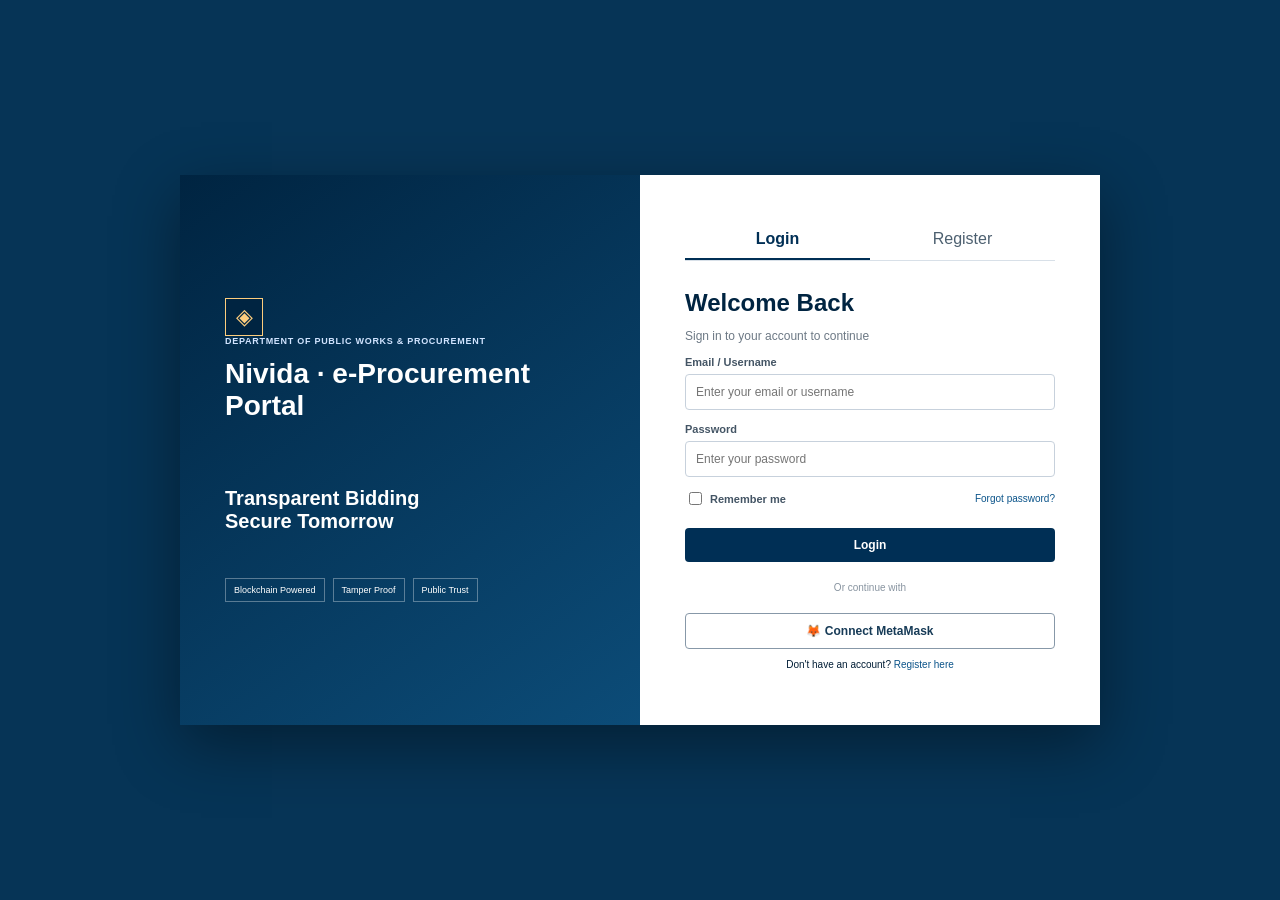
<file: nivida-frontend-ready/nivida-frontend/index.html>
<!DOCTYPE html>
<html lang="en">
<head>
<meta charset="UTF-8">
<meta name="viewport" content="width=device-width, initial-scale=1.0">
<title>Nivida | Login</title>
<link rel="stylesheet" href="css/style.css">
</head>
<body class="login-page">
<div class="login-shell">
  <section class="login-brand">
    <div class="brand-mark">◈</div>
    <div class="eyebrow">DEPARTMENT OF PUBLIC WORKS & PROCUREMENT</div>
    <h1>Nivida · e-Procurement Portal</h1>
    <p>Transparent Bidding<br>Secure Tomorrow</p>
    <div class="trust-row"><span>Blockchain Powered</span><span>Tamper Proof</span><span>Public Trust</span></div>
  </section>
  <section class="login-card">
    <div class="tabs"><button class="active">Login</button><button>Register</button></div>
    <h2>Welcome Back</h2><p class="muted">Sign in to your account to continue</p>
    <form id="loginForm">
      <label>Email / Username</label><input id="loginUser" required placeholder="Enter your email or username">
      <label>Password</label><input type="password" id="loginPassword" required placeholder="Enter your password">
      <div class="remember"><label><input type="checkbox"> Remember me</label><a href="#">Forgot password?</a></div>
      <button class="primary-btn" type="submit">Login</button>
    </form>
    <div class="or">Or continue with</div>
    <button class="outline-btn" onclick="connectWallet()">🦊 Connect MetaMask</button>
    <p class="small center">Don't have an account? <a href="#">Register here</a></p>
  </section>
</div>
<script src="js/config.js"></script>
<script src="js/api.js"></script>
<script src="js/blockchain.js"></script>
<script>
document.getElementById("loginForm").addEventListener("submit", async e => {
  e.preventDefault();
  const user = document.getElementById("loginUser").value;
  localStorage.setItem("nividaUser", user);
  window.location.href = "dashboard.html";
});
</script>
</body>
</html>
</file>
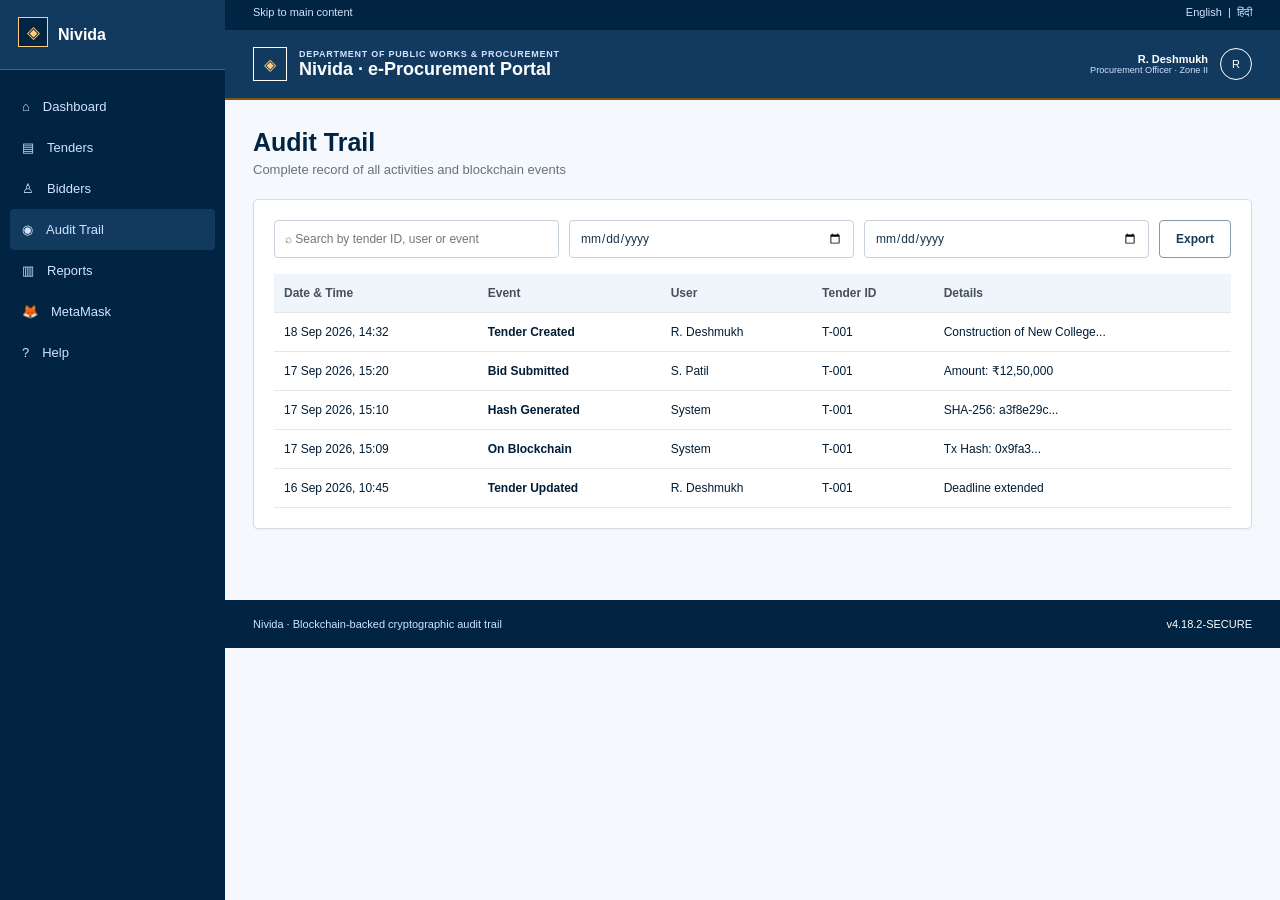
<file: nivida-frontend-ready/nivida-frontend/audit.html>
<!DOCTYPE html>
<html lang="en"><head><meta charset="UTF-8"><meta name="viewport" content="width=device-width,initial-scale=1.0">
<title>Nivida | Audit Trail</title><link rel="stylesheet" href="css/style.css"></head>
<body><div class="app"><aside class="sidebar">
  <div class="side-brand"><div class="brand-mark small-mark">◈</div><strong>Nivida</strong></div>
  <nav>
    <a href="dashboard.html" data-page="dashboard">⌂ <span>Dashboard</span></a>
    <a href="tenders.html" data-page="tenders">▤ <span>Tenders</span></a>
    <a href="my-bids.html" data-page="bids">♙ <span>Bidders</span></a>
    <a href="audit.html" data-page="audit">◉ <span>Audit Trail</span></a>
    <a href="reports.html" data-page="reports">▥ <span>Reports</span></a>
    <a href="#" onclick="connectWallet();return false;">🦊 <span>MetaMask</span></a>
    <a href="#" onclick="showHelp();return false;">? <span>Help</span></a>
  </nav>
</aside><div class="main"><div class="accessbar">Skip to main content <span>English &nbsp;|&nbsp; हिंदी</span></div><header class="topbar">
  <div class="topbar-left"><div class="shield">◈</div><div><div class="eyebrow">DEPARTMENT OF PUBLIC WORKS & PROCUREMENT</div><div class="portal-title">Nivida · e-Procurement Portal</div></div></div>
  <div class="user-box"><div><strong>R. Deshmukh</strong><small>Procurement Officer · Zone II</small></div><div class="avatar">R</div></div>
</header>
<main class="content"><div class="page-heading"><div><h1>Audit Trail</h1><p>Complete record of all activities and blockchain events</p></div></div>
<section class="card"><div class="toolbar"><input placeholder="⌕ Search by tender ID, user or event"><input type="date"><input type="date"><button class="outline-btn">Export</button></div>
<table><thead><tr><th>Date & Time</th><th>Event</th><th>User</th><th>Tender ID</th><th>Details</th></tr></thead><tbody>
<tr><td>18 Sep 2026, 14:32</td><td><b>Tender Created</b></td><td>R. Deshmukh</td><td>T-001</td><td>Construction of New College...</td></tr>
<tr><td>17 Sep 2026, 15:20</td><td><b>Bid Submitted</b></td><td>S. Patil</td><td>T-001</td><td>Amount: ₹12,50,000</td></tr>
<tr><td>17 Sep 2026, 15:10</td><td><b>Hash Generated</b></td><td>System</td><td>T-001</td><td>SHA-256: a3f8e29c...</td></tr>
<tr><td>17 Sep 2026, 15:09</td><td><b>On Blockchain</b></td><td>System</td><td>T-001</td><td>Tx Hash: 0x9fa3...</td></tr>
<tr><td>16 Sep 2026, 10:45</td><td><b>Tender Updated</b></td><td>R. Deshmukh</td><td>T-001</td><td>Deadline extended</td></tr>
</tbody></table></section>
</main>
<footer>Nivida · Blockchain-backed cryptographic audit trail <span>v4.18.2-SECURE</span></footer></div></div>
<script src="js/config.js"></script><script src="js/api.js"></script><script src="js/blockchain.js"></script><script src="js/app.js"></script></body></html>
</file>
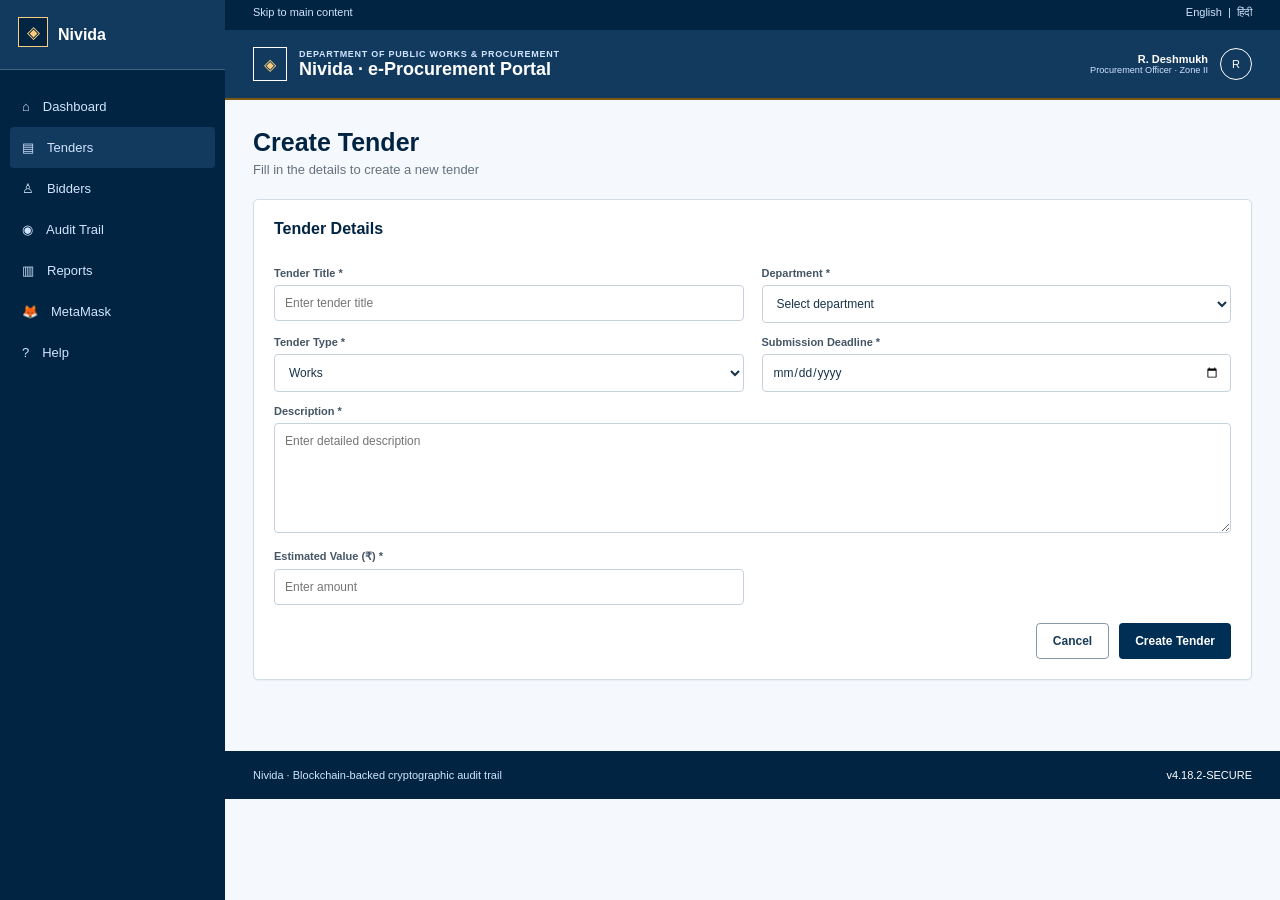
<file: nivida-frontend-ready/nivida-frontend/create-tender.html>
<!DOCTYPE html>
<html lang="en"><head><meta charset="UTF-8"><meta name="viewport" content="width=device-width,initial-scale=1.0">
<title>Nivida | Create Tender</title><link rel="stylesheet" href="css/style.css"></head>
<body><div class="app"><aside class="sidebar">
  <div class="side-brand"><div class="brand-mark small-mark">◈</div><strong>Nivida</strong></div>
  <nav>
    <a href="dashboard.html" data-page="dashboard">⌂ <span>Dashboard</span></a>
    <a href="tenders.html" data-page="tenders">▤ <span>Tenders</span></a>
    <a href="my-bids.html" data-page="bids">♙ <span>Bidders</span></a>
    <a href="audit.html" data-page="audit">◉ <span>Audit Trail</span></a>
    <a href="reports.html" data-page="reports">▥ <span>Reports</span></a>
    <a href="#" onclick="connectWallet();return false;">🦊 <span>MetaMask</span></a>
    <a href="#" onclick="showHelp();return false;">? <span>Help</span></a>
  </nav>
</aside><div class="main"><div class="accessbar">Skip to main content <span>English &nbsp;|&nbsp; हिंदी</span></div><header class="topbar">
  <div class="topbar-left"><div class="shield">◈</div><div><div class="eyebrow">DEPARTMENT OF PUBLIC WORKS & PROCUREMENT</div><div class="portal-title">Nivida · e-Procurement Portal</div></div></div>
  <div class="user-box"><div><strong>R. Deshmukh</strong><small>Procurement Officer · Zone II</small></div><div class="avatar">R</div></div>
</header>
<main class="content"><div class="page-heading"><div><h1>Create Tender</h1><p>Fill in the details to create a new tender</p></div></div>
<form class="card form-card" id="tenderForm">
<h3>Tender Details</h3>
<div class="form-grid">
<div><label>Tender Title *</label><input id="title" required placeholder="Enter tender title"></div>
<div><label>Department *</label><select id="department" required><option value="">Select department</option><option>PWD</option><option>NIC</option><option>Education</option></select></div>
<div><label>Tender Type *</label><select id="type" required><option>Works</option><option>Goods</option><option>Services</option></select></div>
<div><label>Submission Deadline *</label><input id="deadline" type="date" required></div>
<div class="full"><label>Description *</label><textarea id="description" required placeholder="Enter detailed description"></textarea></div>
<div><label>Estimated Value (₹) *</label><input id="value" type="number" required placeholder="Enter amount"></div>
</div>
<div class="form-actions"><a class="outline-btn" href="tenders.html">Cancel</a><button class="primary-btn" type="submit">Create Tender</button></div>
</form>
</main>
<footer>Nivida · Blockchain-backed cryptographic audit trail <span>v4.18.2-SECURE</span></footer></div></div>
<script src="js/config.js"></script><script src="js/api.js"></script><script src="js/blockchain.js"></script><script src="js/app.js"></script><script>
document.getElementById("tenderForm").addEventListener("submit",async e=>{e.preventDefault();const payload={title:title.value,department:department.value,type:type.value,deadline:deadline.value,description:description.value,estimated_value:Number(value.value)};try{await apiPost(API_ENDPOINTS.tenders,payload);alert("Tender created successfully.");location.href="tenders.html"}catch(err){alert("Demo mode: tender created locally.");location.href="tenders.html"}});
</script></body></html>
</file>
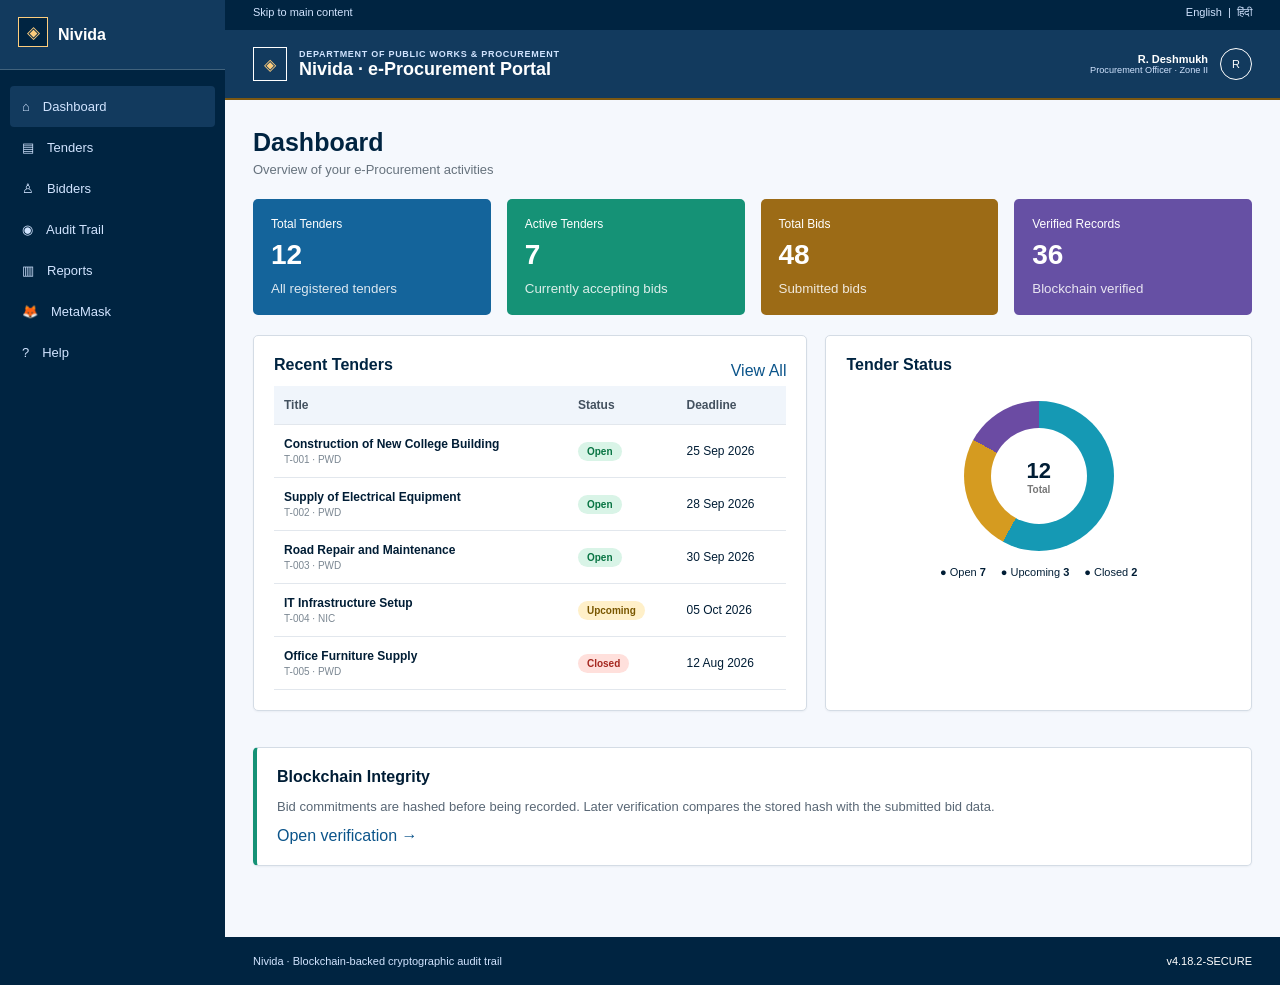
<file: nivida-frontend-ready/nivida-frontend/dashboard.html>
<!DOCTYPE html>
<html lang="en"><head><meta charset="UTF-8"><meta name="viewport" content="width=device-width,initial-scale=1.0">
<title>Nivida | Dashboard</title><link rel="stylesheet" href="css/style.css"></head>
<body><div class="app"><aside class="sidebar">
  <div class="side-brand"><div class="brand-mark small-mark">◈</div><strong>Nivida</strong></div>
  <nav>
    <a href="dashboard.html" data-page="dashboard">⌂ <span>Dashboard</span></a>
    <a href="tenders.html" data-page="tenders">▤ <span>Tenders</span></a>
    <a href="my-bids.html" data-page="bids">♙ <span>Bidders</span></a>
    <a href="audit.html" data-page="audit">◉ <span>Audit Trail</span></a>
    <a href="reports.html" data-page="reports">▥ <span>Reports</span></a>
    <a href="#" onclick="connectWallet();return false;">🦊 <span>MetaMask</span></a>
    <a href="#" onclick="showHelp();return false;">? <span>Help</span></a>
  </nav>
</aside><div class="main"><div class="accessbar">Skip to main content <span>English &nbsp;|&nbsp; हिंदी</span></div><header class="topbar">
  <div class="topbar-left"><div class="shield">◈</div><div><div class="eyebrow">DEPARTMENT OF PUBLIC WORKS & PROCUREMENT</div><div class="portal-title">Nivida · e-Procurement Portal</div></div></div>
  <div class="user-box"><div><strong>R. Deshmukh</strong><small>Procurement Officer · Zone II</small></div><div class="avatar">R</div></div>
</header>
<main class="content"><div class="page-heading"><div><h1>Dashboard</h1><p>Overview of your e-Procurement activities</p></div></div>
<div class="stats-grid">
  <div class="stat blue"><span>Total Tenders</span><strong id="totalTenders">12</strong><small>All registered tenders</small></div>
  <div class="stat green"><span>Active Tenders</span><strong id="activeTenders">7</strong><small>Currently accepting bids</small></div>
  <div class="stat gold"><span>Total Bids</span><strong id="totalBids">48</strong><small>Submitted bids</small></div>
  <div class="stat purple"><span>Verified Records</span><strong id="verifiedRecords">36</strong><small>Blockchain verified</small></div>
</div>
<div class="grid-2">
<section class="card"><div class="card-title"><h3>Recent Tenders</h3><a href="tenders.html">View All</a></div>
<table><thead><tr><th>Title</th><th>Status</th><th>Deadline</th></tr></thead><tbody id="recentTenders"></tbody></table></section>
<section class="card"><div class="card-title"><h3>Tender Status</h3></div><div class="donut"><div class="donut-inner">12<br><small>Total</small></div></div>
<div class="legend"><span>● Open <b>7</b></span><span>● Upcoming <b>3</b></span><span>● Closed <b>2</b></span></div></section>
</div>
<div class="card notice"><strong>Blockchain Integrity</strong><p>Bid commitments are hashed before being recorded. Later verification compares the stored hash with the submitted bid data.</p><a href="verification.html">Open verification →</a></div>
</main>
<footer>Nivida · Blockchain-backed cryptographic audit trail <span>v4.18.2-SECURE</span></footer></div></div>
<script src="js/config.js"></script><script src="js/api.js"></script><script src="js/blockchain.js"></script><script src="js/app.js"></script><script>
document.addEventListener("DOMContentLoaded", async()=>{const data=await getTenders();renderRecent(data.slice(0,5));});
function renderRecent(items){document.getElementById("recentTenders").innerHTML=items.map(t=>`<tr><td><b>${t.title}</b><small>${t.id} · ${t.department}</small></td><td><span class="badge ${t.status.toLowerCase()}">${t.status}</span></td><td>${t.deadline}</td></tr>`).join("")}
</script></body></html>
</file>
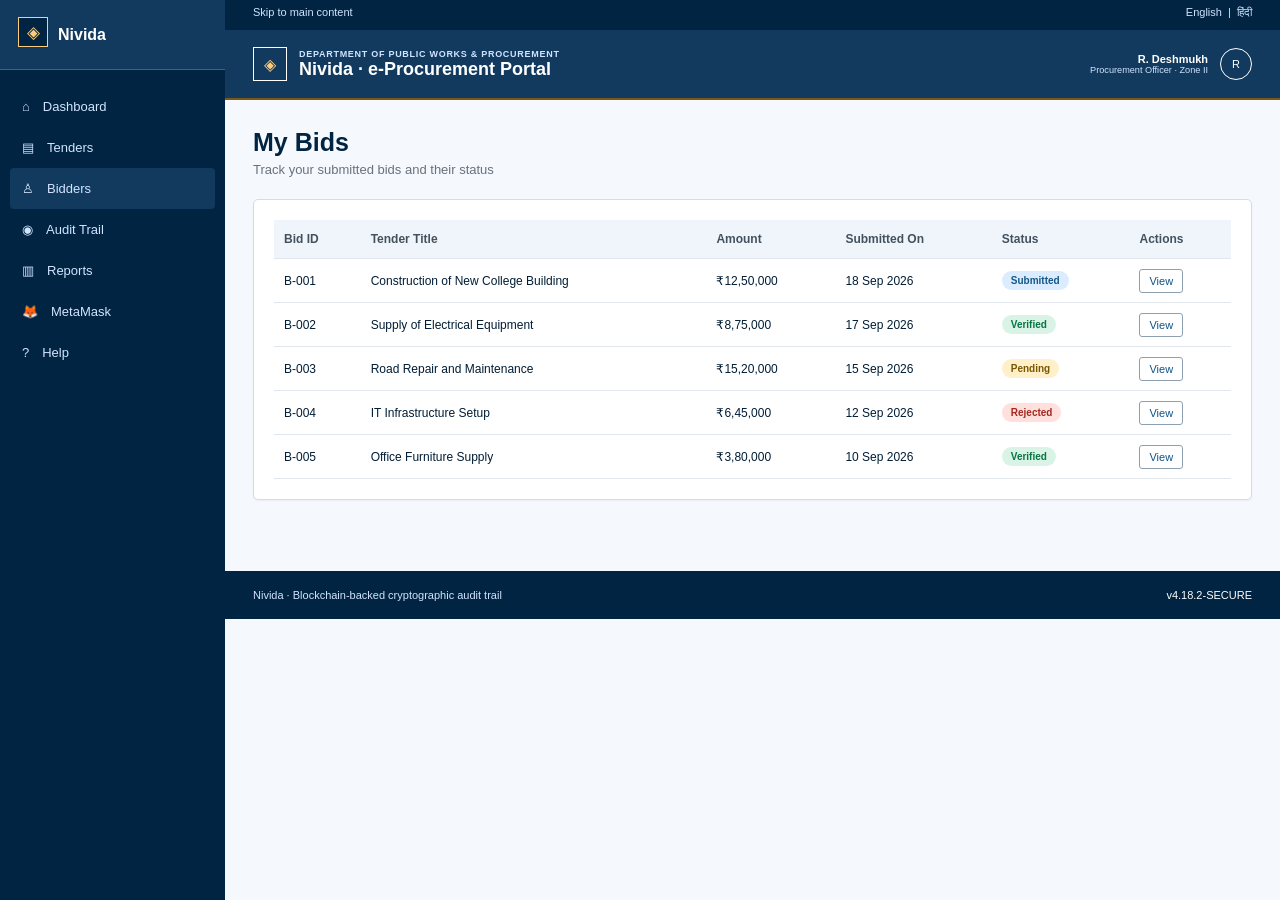
<file: nivida-frontend-ready/nivida-frontend/my-bids.html>
<!DOCTYPE html>
<html lang="en"><head><meta charset="UTF-8"><meta name="viewport" content="width=device-width,initial-scale=1.0">
<title>Nivida | My Bids</title><link rel="stylesheet" href="css/style.css"></head>
<body><div class="app"><aside class="sidebar">
  <div class="side-brand"><div class="brand-mark small-mark">◈</div><strong>Nivida</strong></div>
  <nav>
    <a href="dashboard.html" data-page="dashboard">⌂ <span>Dashboard</span></a>
    <a href="tenders.html" data-page="tenders">▤ <span>Tenders</span></a>
    <a href="my-bids.html" data-page="bids">♙ <span>Bidders</span></a>
    <a href="audit.html" data-page="audit">◉ <span>Audit Trail</span></a>
    <a href="reports.html" data-page="reports">▥ <span>Reports</span></a>
    <a href="#" onclick="connectWallet();return false;">🦊 <span>MetaMask</span></a>
    <a href="#" onclick="showHelp();return false;">? <span>Help</span></a>
  </nav>
</aside><div class="main"><div class="accessbar">Skip to main content <span>English &nbsp;|&nbsp; हिंदी</span></div><header class="topbar">
  <div class="topbar-left"><div class="shield">◈</div><div><div class="eyebrow">DEPARTMENT OF PUBLIC WORKS & PROCUREMENT</div><div class="portal-title">Nivida · e-Procurement Portal</div></div></div>
  <div class="user-box"><div><strong>R. Deshmukh</strong><small>Procurement Officer · Zone II</small></div><div class="avatar">R</div></div>
</header>
<main class="content"><div class="page-heading"><div><h1>My Bids</h1><p>Track your submitted bids and their status</p></div></div>
<section class="card"><table><thead><tr><th>Bid ID</th><th>Tender Title</th><th>Amount</th><th>Submitted On</th><th>Status</th><th>Actions</th></tr></thead>
<tbody id="bidsTable"></tbody></table></section>
</main>
<footer>Nivida · Blockchain-backed cryptographic audit trail <span>v4.18.2-SECURE</span></footer></div></div>
<script src="js/config.js"></script><script src="js/api.js"></script><script src="js/blockchain.js"></script><script src="js/app.js"></script><script>
document.addEventListener("DOMContentLoaded",()=>{const bids=[["B-001","Construction of New College Building","₹12,50,000","18 Sep 2026","Submitted"],["B-002","Supply of Electrical Equipment","₹8,75,000","17 Sep 2026","Verified"],["B-003","Road Repair and Maintenance","₹15,20,000","15 Sep 2026","Pending"],["B-004","IT Infrastructure Setup","₹6,45,000","12 Sep 2026","Rejected"],["B-005","Office Furniture Supply","₹3,80,000","10 Sep 2026","Verified"]];bidsTable.innerHTML=bids.map(b=>`<tr>${b.slice(0,5).map((x,i)=>`<td>${i===4?`<span class="badge ${x.toLowerCase()}">${x}</span>`:x}</td>`).join("")}<td><a class="mini-btn" href="verification.html?bid=${b[0]}">View</a></td></tr>`).join("")});
</script></body></html>
</file>
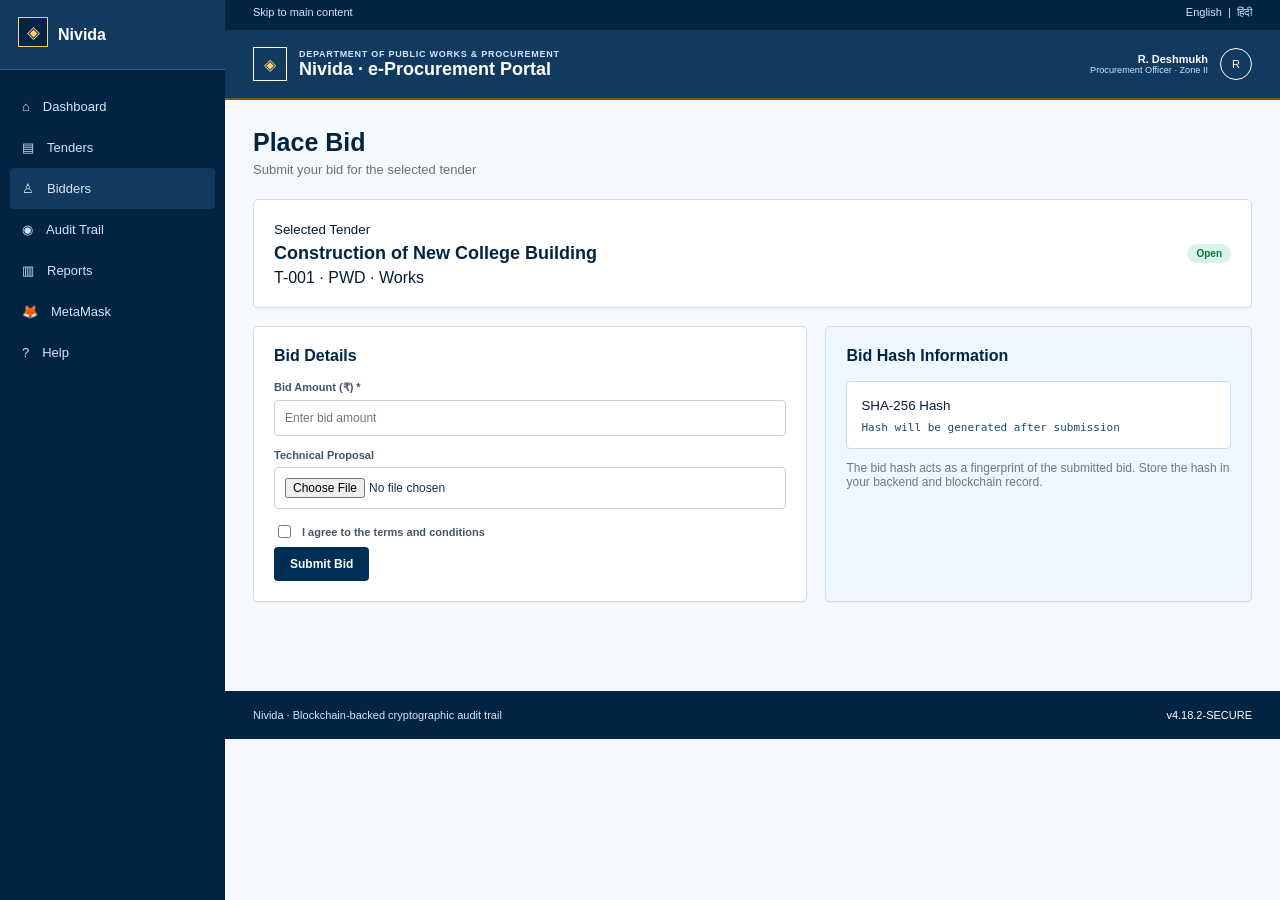
<file: nivida-frontend-ready/nivida-frontend/place-bid.html>
<!DOCTYPE html>
<html lang="en"><head><meta charset="UTF-8"><meta name="viewport" content="width=device-width,initial-scale=1.0">
<title>Nivida | Place Bid</title><link rel="stylesheet" href="css/style.css"></head>
<body><div class="app"><aside class="sidebar">
  <div class="side-brand"><div class="brand-mark small-mark">◈</div><strong>Nivida</strong></div>
  <nav>
    <a href="dashboard.html" data-page="dashboard">⌂ <span>Dashboard</span></a>
    <a href="tenders.html" data-page="tenders">▤ <span>Tenders</span></a>
    <a href="my-bids.html" data-page="bids">♙ <span>Bidders</span></a>
    <a href="audit.html" data-page="audit">◉ <span>Audit Trail</span></a>
    <a href="reports.html" data-page="reports">▥ <span>Reports</span></a>
    <a href="#" onclick="connectWallet();return false;">🦊 <span>MetaMask</span></a>
    <a href="#" onclick="showHelp();return false;">? <span>Help</span></a>
  </nav>
</aside><div class="main"><div class="accessbar">Skip to main content <span>English &nbsp;|&nbsp; हिंदी</span></div><header class="topbar">
  <div class="topbar-left"><div class="shield">◈</div><div><div class="eyebrow">DEPARTMENT OF PUBLIC WORKS & PROCUREMENT</div><div class="portal-title">Nivida · e-Procurement Portal</div></div></div>
  <div class="user-box"><div><strong>R. Deshmukh</strong><small>Procurement Officer · Zone II</small></div><div class="avatar">R</div></div>
</header>
<main class="content"><div class="page-heading"><div><h1>Place Bid</h1><p>Submit your bid for the selected tender</p></div></div>
<div class="card tender-banner"><div><small>Selected Tender</small><h2 id="bidTender">Construction of New College Building</h2><span id="bidMeta">T-001 · PWD · Works</span></div><span class="badge open">Open</span></div>
<div class="grid-2"><form class="card" id="bidForm"><h3>Bid Details</h3><label>Bid Amount (₹) *</label><input id="amount" type="number" required placeholder="Enter bid amount"><label>Technical Proposal</label><input id="proposal" type="file"><label class="check"><input id="terms" type="checkbox" required> I agree to the terms and conditions</label><button class="primary-btn" type="submit">Submit Bid</button></form>
<section class="card hash-card"><h3>Bid Hash Information</h3><div class="hash-box"><small>SHA-256 Hash</small><code id="hash">Hash will be generated after submission</code></div><p class="muted">The bid hash acts as a fingerprint of the submitted bid. Store the hash in your backend and blockchain record.</p><div id="tx" class="hidden"><small>Blockchain Transaction</small><code id="txHash"></code></div></section></div>
</main>
<footer>Nivida · Blockchain-backed cryptographic audit trail <span>v4.18.2-SECURE</span></footer></div></div>
<script src="js/config.js"></script><script src="js/api.js"></script><script src="js/blockchain.js"></script><script src="js/app.js"></script><script>
document.getElementById("bidForm").addEventListener("submit",async e=>{e.preventDefault();const payload={tender_id:new URLSearchParams(location.search).get("id")||"T-001",amount:Number(amount.value)};const hash=await sha256(JSON.stringify(payload));document.getElementById("hash").textContent=hash;try{const result=await apiPost(API_ENDPOINTS.bids,payload);if(result?.transaction_hash){tx.classList.remove("hidden");txHash.textContent=result.transaction_hash}}catch(_){}alert("Bid submitted. SHA-256 hash generated.");});
</script></body></html>
</file>
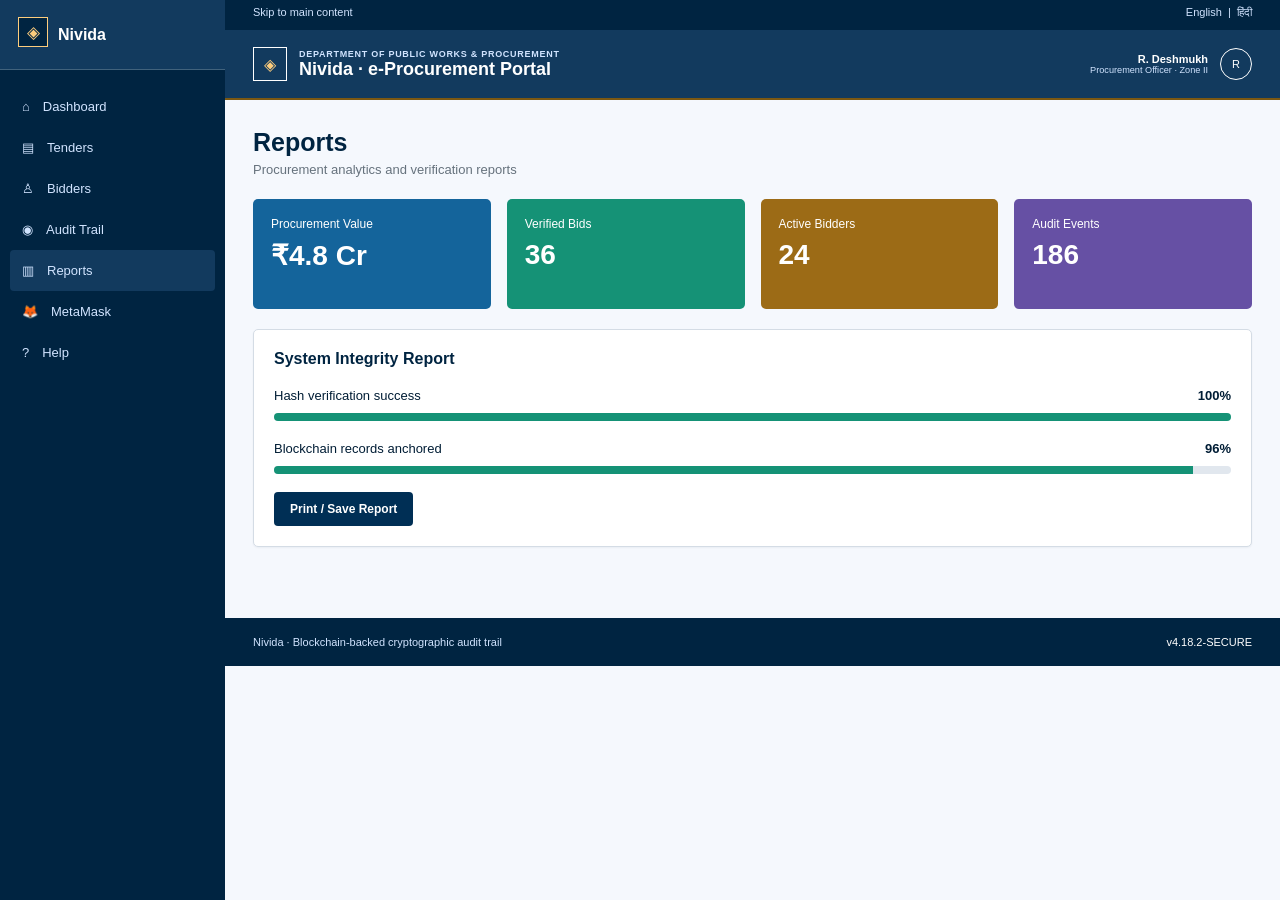
<file: nivida-frontend-ready/nivida-frontend/reports.html>
<!DOCTYPE html>
<html lang="en"><head><meta charset="UTF-8"><meta name="viewport" content="width=device-width,initial-scale=1.0">
<title>Nivida | Reports</title><link rel="stylesheet" href="css/style.css"></head>
<body><div class="app"><aside class="sidebar">
  <div class="side-brand"><div class="brand-mark small-mark">◈</div><strong>Nivida</strong></div>
  <nav>
    <a href="dashboard.html" data-page="dashboard">⌂ <span>Dashboard</span></a>
    <a href="tenders.html" data-page="tenders">▤ <span>Tenders</span></a>
    <a href="my-bids.html" data-page="bids">♙ <span>Bidders</span></a>
    <a href="audit.html" data-page="audit">◉ <span>Audit Trail</span></a>
    <a href="reports.html" data-page="reports">▥ <span>Reports</span></a>
    <a href="#" onclick="connectWallet();return false;">🦊 <span>MetaMask</span></a>
    <a href="#" onclick="showHelp();return false;">? <span>Help</span></a>
  </nav>
</aside><div class="main"><div class="accessbar">Skip to main content <span>English &nbsp;|&nbsp; हिंदी</span></div><header class="topbar">
  <div class="topbar-left"><div class="shield">◈</div><div><div class="eyebrow">DEPARTMENT OF PUBLIC WORKS & PROCUREMENT</div><div class="portal-title">Nivida · e-Procurement Portal</div></div></div>
  <div class="user-box"><div><strong>R. Deshmukh</strong><small>Procurement Officer · Zone II</small></div><div class="avatar">R</div></div>
</header>
<main class="content"><div class="page-heading"><div><h1>Reports</h1><p>Procurement analytics and verification reports</p></div></div>
<div class="stats-grid"><div class="stat blue"><span>Procurement Value</span><strong>₹4.8 Cr</strong></div><div class="stat green"><span>Verified Bids</span><strong>36</strong></div><div class="stat gold"><span>Active Bidders</span><strong>24</strong></div><div class="stat purple"><span>Audit Events</span><strong>186</strong></div></div>
<section class="card"><h3>System Integrity Report</h3><div class="report-row"><span>Hash verification success</span><strong>100%</strong></div><div class="progress"><span style="width:100%"></span></div><div class="report-row"><span>Blockchain records anchored</span><strong>96%</strong></div><div class="progress"><span style="width:96%"></span></div><button class="primary-btn" onclick="window.print()">Print / Save Report</button></section>
</main>
<footer>Nivida · Blockchain-backed cryptographic audit trail <span>v4.18.2-SECURE</span></footer></div></div>
<script src="js/config.js"></script><script src="js/api.js"></script><script src="js/blockchain.js"></script><script src="js/app.js"></script></body></html>
</file>
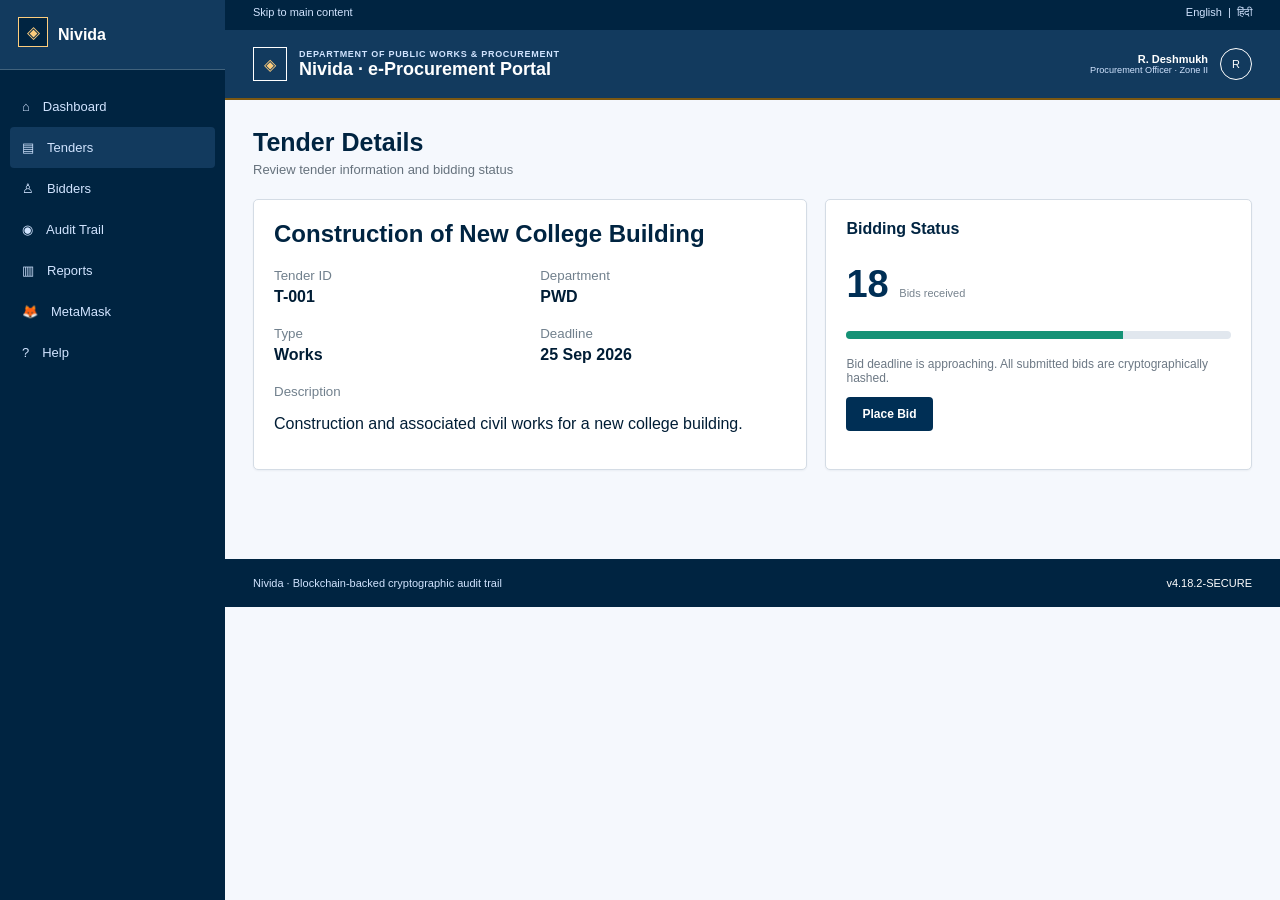
<file: nivida-frontend-ready/nivida-frontend/tender-details.html>
<!DOCTYPE html>
<html lang="en"><head><meta charset="UTF-8"><meta name="viewport" content="width=device-width,initial-scale=1.0">
<title>Nivida | Tender Details</title><link rel="stylesheet" href="css/style.css"></head>
<body><div class="app"><aside class="sidebar">
  <div class="side-brand"><div class="brand-mark small-mark">◈</div><strong>Nivida</strong></div>
  <nav>
    <a href="dashboard.html" data-page="dashboard">⌂ <span>Dashboard</span></a>
    <a href="tenders.html" data-page="tenders">▤ <span>Tenders</span></a>
    <a href="my-bids.html" data-page="bids">♙ <span>Bidders</span></a>
    <a href="audit.html" data-page="audit">◉ <span>Audit Trail</span></a>
    <a href="reports.html" data-page="reports">▥ <span>Reports</span></a>
    <a href="#" onclick="connectWallet();return false;">🦊 <span>MetaMask</span></a>
    <a href="#" onclick="showHelp();return false;">? <span>Help</span></a>
  </nav>
</aside><div class="main"><div class="accessbar">Skip to main content <span>English &nbsp;|&nbsp; हिंदी</span></div><header class="topbar">
  <div class="topbar-left"><div class="shield">◈</div><div><div class="eyebrow">DEPARTMENT OF PUBLIC WORKS & PROCUREMENT</div><div class="portal-title">Nivida · e-Procurement Portal</div></div></div>
  <div class="user-box"><div><strong>R. Deshmukh</strong><small>Procurement Officer · Zone II</small></div><div class="avatar">R</div></div>
</header>
<main class="content"><div class="page-heading"><div><h1>Tender Details</h1><p>Review tender information and bidding status</p></div></div>
<div id="detail" class="grid-2"><section class="card"><h2 id="tTitle">Loading...</h2><div class="detail-grid" id="detailGrid"></div></section>
<section class="card"><h3>Bidding Status</h3><div class="big-number">18 <small>Bids received</small></div><div class="progress"><span style="width:72%"></span></div><p class="muted">Bid deadline is approaching. All submitted bids are cryptographically hashed.</p><a id="bidLink" class="primary-btn" href="#">Place Bid</a></section></div>
</main>
<footer>Nivida · Blockchain-backed cryptographic audit trail <span>v4.18.2-SECURE</span></footer></div></div>
<script src="js/config.js"></script><script src="js/api.js"></script><script src="js/blockchain.js"></script><script src="js/app.js"></script><script>
document.addEventListener("DOMContentLoaded",async()=>{const id=new URLSearchParams(location.search).get("id")||"T-001";const t=(await getTenders()).find(x=>x.id===id)|| (await getTenders())[0];document.getElementById("tTitle").textContent=t.title;document.getElementById("detailGrid").innerHTML=`<div><small>Tender ID</small><b>${t.id}</b></div><div><small>Department</small><b>${t.department}</b></div><div><small>Type</small><b>${t.type}</b></div><div><small>Deadline</small><b>${t.deadline}</b></div><div class="full"><small>Description</small><p>${t.description||"Procurement requirement and technical specifications."}</p></div>`;document.getElementById("bidLink").href=`place-bid.html?id=${t.id}`});
</script></body></html>
</file>
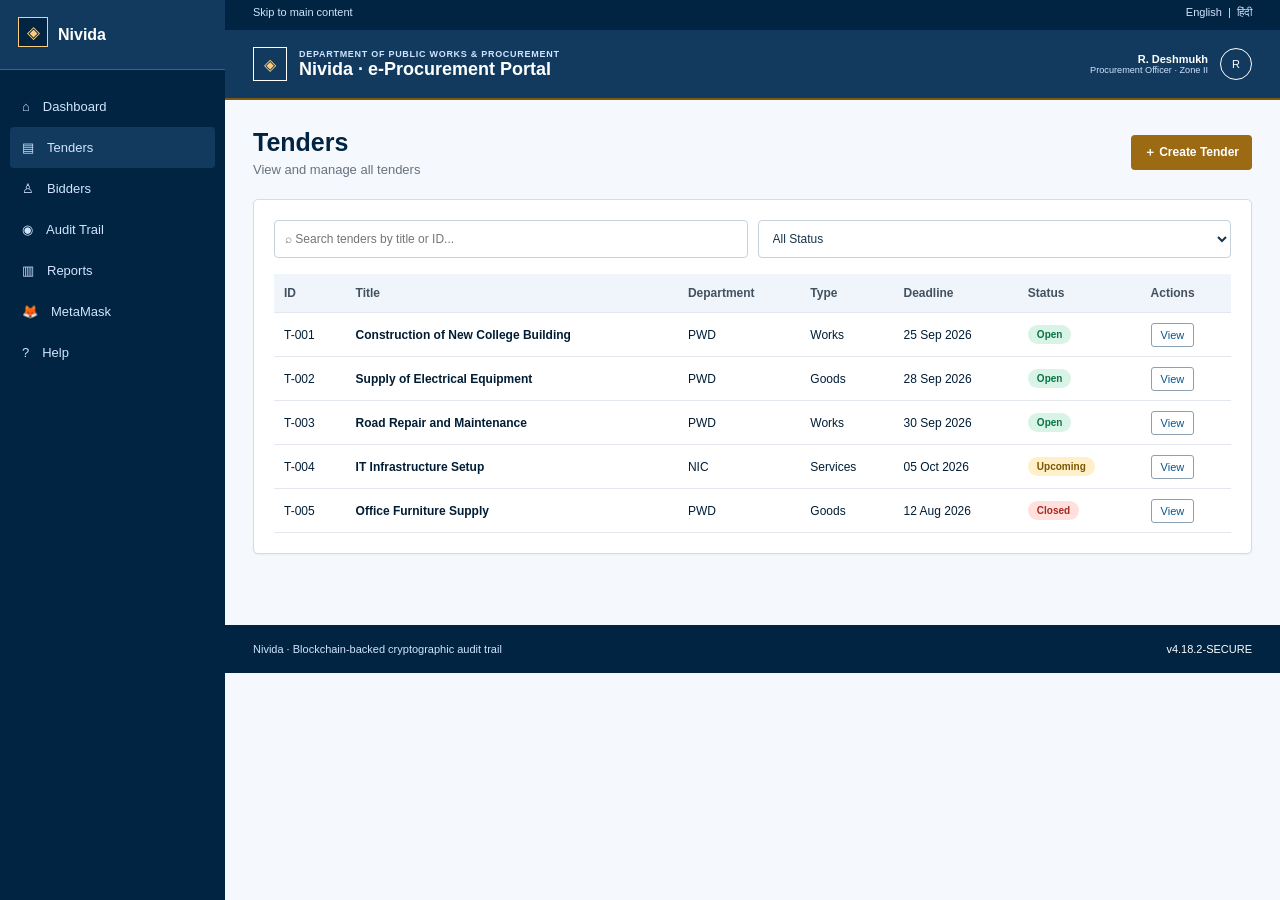
<file: nivida-frontend-ready/nivida-frontend/tenders.html>
<!DOCTYPE html>
<html lang="en"><head><meta charset="UTF-8"><meta name="viewport" content="width=device-width,initial-scale=1.0">
<title>Nivida | Tenders</title><link rel="stylesheet" href="css/style.css"></head>
<body><div class="app"><aside class="sidebar">
  <div class="side-brand"><div class="brand-mark small-mark">◈</div><strong>Nivida</strong></div>
  <nav>
    <a href="dashboard.html" data-page="dashboard">⌂ <span>Dashboard</span></a>
    <a href="tenders.html" data-page="tenders">▤ <span>Tenders</span></a>
    <a href="my-bids.html" data-page="bids">♙ <span>Bidders</span></a>
    <a href="audit.html" data-page="audit">◉ <span>Audit Trail</span></a>
    <a href="reports.html" data-page="reports">▥ <span>Reports</span></a>
    <a href="#" onclick="connectWallet();return false;">🦊 <span>MetaMask</span></a>
    <a href="#" onclick="showHelp();return false;">? <span>Help</span></a>
  </nav>
</aside><div class="main"><div class="accessbar">Skip to main content <span>English &nbsp;|&nbsp; हिंदी</span></div><header class="topbar">
  <div class="topbar-left"><div class="shield">◈</div><div><div class="eyebrow">DEPARTMENT OF PUBLIC WORKS & PROCUREMENT</div><div class="portal-title">Nivida · e-Procurement Portal</div></div></div>
  <div class="user-box"><div><strong>R. Deshmukh</strong><small>Procurement Officer · Zone II</small></div><div class="avatar">R</div></div>
</header>
<main class="content"><div class="page-heading"><div><h1>Tenders</h1><p>View and manage all tenders</p></div><a class="primary-btn compact" href="create-tender.html">＋ Create Tender</a></div>
<section class="card">
<div class="toolbar"><input id="search" placeholder="⌕ Search tenders by title or ID..."><select id="statusFilter"><option value="">All Status</option><option>Open</option><option>Upcoming</option><option>Closed</option></select></div>
<table><thead><tr><th>ID</th><th>Title</th><th>Department</th><th>Type</th><th>Deadline</th><th>Status</th><th>Actions</th></tr></thead><tbody id="tenderTable"></tbody></table>
</section>
</main>
<footer>Nivida · Blockchain-backed cryptographic audit trail <span>v4.18.2-SECURE</span></footer></div></div>
<script src="js/config.js"></script><script src="js/api.js"></script><script src="js/blockchain.js"></script><script src="js/app.js"></script><script>
let allTenders=[];
document.addEventListener("DOMContentLoaded",async()=>{allTenders=await getTenders();render();});
function render(){const q=document.getElementById("search").value.toLowerCase(), f=document.getElementById("statusFilter").value; const rows=allTenders.filter(t=>(!q||(t.title+t.id).toLowerCase().includes(q))&&(!f||t.status===f));document.getElementById("tenderTable").innerHTML=rows.map(t=>`<tr><td>${t.id}</td><td><b>${t.title}</b></td><td>${t.department}</td><td>${t.type}</td><td>${t.deadline}</td><td><span class="badge ${t.status.toLowerCase()}">${t.status}</span></td><td><a class="mini-btn" href="tender-details.html?id=${t.id}">View</a></td></tr>`).join("")}
document.getElementById("search").addEventListener("input",render);document.getElementById("statusFilter").addEventListener("change",render);
</script></body></html>
</file>
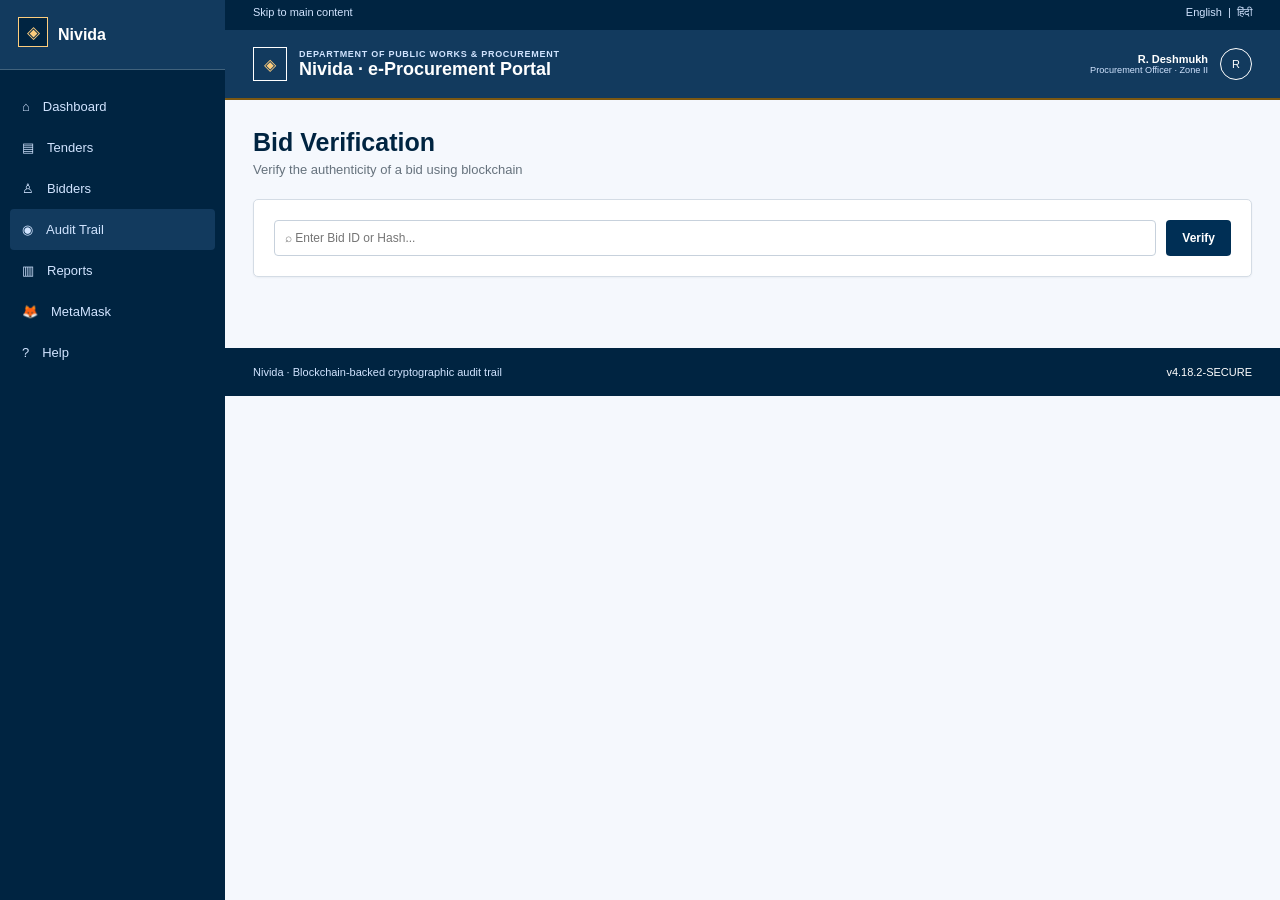
<file: nivida-frontend-ready/nivida-frontend/verification.html>
<!DOCTYPE html>
<html lang="en"><head><meta charset="UTF-8"><meta name="viewport" content="width=device-width,initial-scale=1.0">
<title>Nivida | Bid Verification</title><link rel="stylesheet" href="css/style.css"></head>
<body><div class="app"><aside class="sidebar">
  <div class="side-brand"><div class="brand-mark small-mark">◈</div><strong>Nivida</strong></div>
  <nav>
    <a href="dashboard.html" data-page="dashboard">⌂ <span>Dashboard</span></a>
    <a href="tenders.html" data-page="tenders">▤ <span>Tenders</span></a>
    <a href="my-bids.html" data-page="bids">♙ <span>Bidders</span></a>
    <a href="audit.html" data-page="audit">◉ <span>Audit Trail</span></a>
    <a href="reports.html" data-page="reports">▥ <span>Reports</span></a>
    <a href="#" onclick="connectWallet();return false;">🦊 <span>MetaMask</span></a>
    <a href="#" onclick="showHelp();return false;">? <span>Help</span></a>
  </nav>
</aside><div class="main"><div class="accessbar">Skip to main content <span>English &nbsp;|&nbsp; हिंदी</span></div><header class="topbar">
  <div class="topbar-left"><div class="shield">◈</div><div><div class="eyebrow">DEPARTMENT OF PUBLIC WORKS & PROCUREMENT</div><div class="portal-title">Nivida · e-Procurement Portal</div></div></div>
  <div class="user-box"><div><strong>R. Deshmukh</strong><small>Procurement Officer · Zone II</small></div><div class="avatar">R</div></div>
</header>
<main class="content"><div class="page-heading"><div><h1>Bid Verification</h1><p>Verify the authenticity of a bid using blockchain</p></div></div>
<section class="card verify-search"><input id="verifyInput" placeholder="⌕ Enter Bid ID or Hash..."><button class="primary-btn" onclick="verifyBid()">Verify</button></section>
<div id="verificationResult" class="verify-result hidden"><div class="verify-status">✓ VERIFIED</div><div class="grid-2"><section class="card"><h3>Bid Record</h3><div class="detail-list"><span>Bid ID <b id="vBid">B-002</b></span><span>Tender <b>Supply of Electrical Equipment</b></span><span>Bid Amount <b>₹8,75,000</b></span><span>Submitted On <b>17 Sep 2026, 14:32</b></span><span>SHA-256 Hash <code id="vHash"></code></span><span>Blockchain Tx Hash <code>0x9fa3e2a9d4b6f9c1...</code></span></div></section><section class="card success-panel"><div class="check-big">✓</div><h2>The bid is authentic</h2><p>Hash matches the stored record and no tampering was detected.</p><a href="#" class="outline-btn">View on Blockchain</a></section></div></div>
</main>
<footer>Nivida · Blockchain-backed cryptographic audit trail <span>v4.18.2-SECURE</span></footer></div></div>
<script src="js/config.js"></script><script src="js/api.js"></script><script src="js/blockchain.js"></script><script src="js/app.js"></script><script>
async function verifyBid(){const input=document.getElementById("verifyInput").value||"B-002";const h=await sha256(input+"|nivida-demo");document.getElementById("vBid").textContent=input;document.getElementById("vHash").textContent=h;document.getElementById("verificationResult").classList.remove("hidden")}
</script></body></html>
</file>
<file: nivida-frontend-ready/nivida-frontend/css/style.css>
*{box-sizing:border-box}body{margin:0;font-family:"Noto Sans",Arial,sans-serif;background:#f5f8fd;color:#001d35}a{color:#0b548a;text-decoration:none}button,input,select,textarea{font:inherit}.app{min-height:100vh;display:flex}.sidebar{width:225px;background:#002441;color:#fff;flex-shrink:0}.side-brand{height:70px;padding:16px 18px;display:flex;align-items:center;gap:10px;background:#123a5e;border-bottom:1px solid #41627c}.brand-mark{width:38px;height:38px;border:1px solid #fdcd7d;background:#002441;display:grid;place-items:center;color:#fdcd7d;font-size:22px}.small-mark{width:30px;height:30px;font-size:17px}.sidebar nav{padding:16px 10px}.sidebar nav a{display:flex;gap:13px;align-items:center;color:#d1e4ff;padding:13px 12px;border-radius:4px;font-size:13px}.sidebar nav a:hover{background:#123a5e;color:white}.main{flex:1;min-width:0}.accessbar{height:30px;background:#002441;color:#d1e4ff;padding:6px 28px;font-size:11px}.accessbar span{float:right}.topbar{height:70px;background:#123a5e;color:#fff;display:flex;justify-content:space-between;align-items:center;padding:0 28px;border-bottom:2px solid #7b5813}.topbar-left,.user-box{display:flex;align-items:center;gap:12px}.shield{width:34px;height:34px;border:1px solid #fff;display:grid;place-items:center;color:#fdcd7d}.eyebrow{font-size:9px;letter-spacing:.08em;color:#d1e4ff;font-weight:700}.portal-title{font-weight:700;font-size:18px}.user-box{font-size:11px;text-align:right}.user-box small{display:block;color:#d1e4ff}.avatar{width:32px;height:32px;border-radius:50%;border:1px solid #fff;display:grid;place-items:center}.content{padding:28px;max-width:1400px;margin:auto}.page-heading{display:flex;justify-content:space-between;align-items:center;margin-bottom:22px}.page-heading h1{margin:0;color:#002441;font-size:25px}.page-heading p{margin:5px 0 0;color:#66727d;font-size:13px}.stats-grid{display:grid;grid-template-columns:repeat(4,1fr);gap:16px;margin-bottom:20px}.stat{padding:18px;border-radius:5px;color:white;min-height:110px}.stat.blue{background:#14649b}.stat.green{background:#159276}.stat.gold{background:#9c6b16}.stat.purple{background:#6650a4}.stat span{font-size:12px;display:block}.stat strong{font-size:28px;display:block;margin:8px 0}.stat small{opacity:.85}.grid-2{display:grid;grid-template-columns:1.3fr 1fr;gap:18px;margin-bottom:18px}.card{background:white;border:1px solid #d4dce5;border-radius:5px;padding:20px;box-shadow:0 1px 2px #0024410d;margin-bottom:18px}.card-title{display:flex;justify-content:space-between;align-items:center}.card h2,.card h3{margin-top:0;color:#002441}.card h3{font-size:16px}.card-title h3{margin-bottom:12px}table{width:100%;border-collapse:collapse;font-size:12px}th{text-align:left;background:#f0f5fb;color:#43515f;font-weight:700}th,td{padding:12px 10px;border-bottom:1px solid #e2e7ed}td small{display:block;color:#7b8792;margin-top:3px}.badge{display:inline-block;padding:4px 9px;border-radius:20px;font-size:10px;font-weight:700}.open,.verified{background:#d9f4e7;color:#087443}.upcoming,.pending{background:#fff0c9;color:#795700}.closed,.rejected{background:#ffe0dc;color:#a52820}.submitted{background:#dcecff;color:#145788}.mini-btn{border:1px solid #8da0b2;padding:5px 9px;border-radius:3px;font-size:11px}.donut{width:150px;height:150px;border-radius:50%;margin:15px auto;background:conic-gradient(#1599b4 0 58%,#d59b20 58% 83%,#6b4ba3 83% 100%);display:grid;place-items:center}.donut-inner{width:96px;height:96px;border-radius:50%;background:white;display:grid;place-items:center;align-content:center;text-align:center;font-weight:700;font-size:22px}.donut-inner small{font-size:10px;color:#777}.legend{display:flex;justify-content:center;gap:15px;font-size:11px}.notice{border-left:4px solid #159276}.notice p{font-size:13px;color:#596775}.primary-btn,.outline-btn{display:inline-block;border:0;border-radius:4px;padding:10px 16px;cursor:pointer;font-weight:700;font-size:12px;text-align:center}.primary-btn{background:#002f55;color:white}.primary-btn:hover{background:#123a5e}.primary-btn.compact{padding:9px 13px;background:#9b6a12}.outline-btn{border:1px solid #8798a8;background:white;color:#173b57}.toolbar{display:flex;gap:10px;margin-bottom:16px}.toolbar input,.toolbar select{flex:1}.toolbar input,.toolbar select,input,select,textarea{width:100%;padding:10px;border:1px solid #c7d1dc;border-radius:4px;background:#fff;color:#17334b;font-size:12px}label{display:block;font-size:11px;font-weight:700;color:#445565;margin:13px 0 6px}textarea{min-height:110px;resize:vertical}.form-grid{display:grid;grid-template-columns:1fr 1fr;gap:0 18px}.full{grid-column:1/-1}.form-actions{display:flex;justify-content:flex-end;gap:10px;margin-top:18px}.tender-banner{display:flex;justify-content:space-between;align-items:center}.tender-banner h2{margin:5px 0;font-size:18px}.hash-card{background:#eef6ff}.hash-box{padding:14px;background:white;border:1px solid #cdddec;border-radius:4px}.hash-box code,code{display:block;word-break:break-all;font-family:monospace;font-size:11px;color:#174d73;margin-top:7px}.hidden{display:none}.check{display:flex;gap:8px;align-items:center}.check input{width:auto}.big-number{font-size:38px;font-weight:700;color:#002f55;margin:25px 0}.big-number small{font-size:11px;color:#77838e;font-weight:400}.progress{height:8px;background:#e1e7ee;border-radius:5px;overflow:hidden;margin:10px 0 18px}.progress span{display:block;height:100%;background:#159276}.verify-search{display:flex;gap:10px}.verify-search input{flex:1}.verify-status{background:#d8f3e5;color:#087443;font-weight:800;padding:14px 18px;border-radius:5px;display:inline-block;margin-bottom:15px}.detail-list{display:grid;gap:13px}.detail-list span{display:flex;justify-content:space-between;border-bottom:1px solid #edf0f4;padding-bottom:8px;font-size:12px}.detail-grid{display:grid;grid-template-columns:1fr 1fr;gap:20px;margin-top:20px}.detail-grid small{display:block;color:#71808d}.detail-grid b{display:block;margin-top:5px}.success-panel{text-align:center}.check-big{font-size:52px;color:#159276}.muted{color:#6d7985;font-size:12px}.report-row{display:flex;justify-content:space-between;margin:20px 0 8px;font-size:13px}footer{background:#002441;color:#d1e4ff;padding:18px 28px;font-size:11px;margin-top:25px}footer span{float:right;color:white}.login-page{min-height:100vh;background:#063456;display:grid;place-items:center}.login-shell{width:min(920px,94vw);display:grid;grid-template-columns:1fr 1fr;background:white;box-shadow:0 20px 60px #0006}.login-brand{padding:70px 45px;color:white;background:linear-gradient(145deg,#002441,#0c4c78);display:flex;flex-direction:column;justify-content:center}.login-brand h1{font-size:28px;margin:12px 0 45px}.login-brand p{font-size:20px;font-weight:700}.trust-row{display:flex;gap:8px;flex-wrap:wrap;margin-top:25px}.trust-row span{font-size:9px;border:1px solid #ffffff55;padding:6px 8px}.login-card{padding:45px}.tabs{display:flex;border-bottom:1px solid #d8e0e8;margin-bottom:28px}.tabs button{flex:1;padding:10px;border:0;background:white;border-bottom:2px solid transparent;color:#4d6070}.tabs .active{border-color:#002f55;color:#002f55;font-weight:700}.login-card h2{margin:0;color:#002441}.remember{display:flex;justify-content:space-between;align-items:center;margin:12px 0 20px;font-size:10px}.remember label{display:flex;align-items:center;gap:5px;margin:0}.remember input{width:auto}.or{text-align:center;color:#8894a0;font-size:10px;margin:20px 0}.login-card .primary-btn,.login-card .outline-btn{width:100%}.small{font-size:10px}.center{text-align:center}.small-mark{margin-bottom:5px}@media(max-width:900px){.sidebar{width:65px}.sidebar span{display:none}.side-brand strong{display:none}.stats-grid{grid-template-columns:1fr 1fr}.grid-2{grid-template-columns:1fr}.content{padding:18px}.login-shell{grid-template-columns:1fr}.login-brand{display:none}}@media(max-width:600px){.stats-grid,.form-grid{grid-template-columns:1fr}.topbar{padding:0 12px}.user-box>div:first-child{display:none}.accessbar{padding:6px 12px}.toolbar{flex-direction:column}.page-heading{align-items:flex-start;gap:10px;flex-direction:column}table{min-width:750px}.card{overflow:auto}}
</file>
